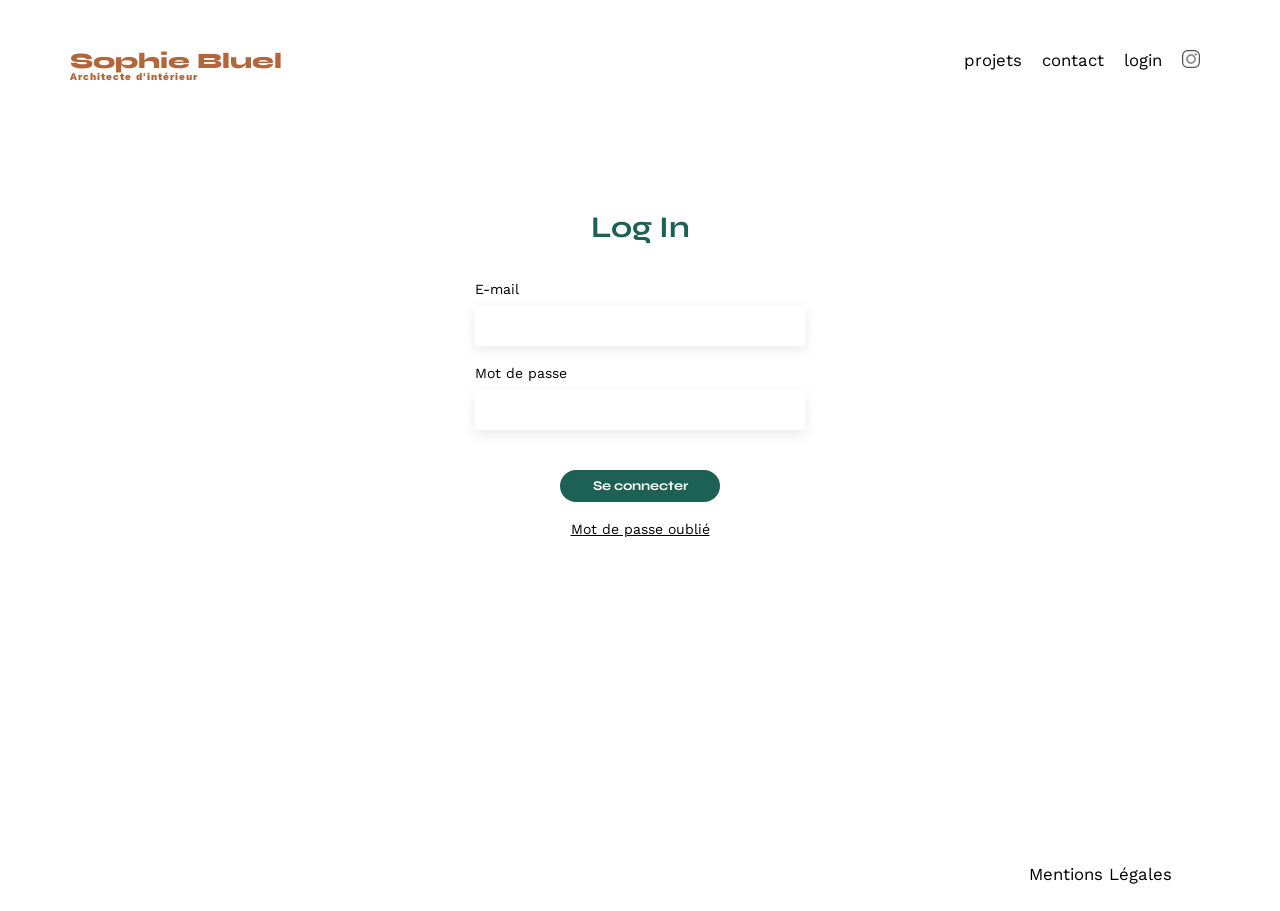
<file: FrontEnd/login.html>
<!DOCTYPE html>
<html lang="fr">

<head>
    <meta charset="UTF-8">
    <title>Sophie Bluel - Architecte d'intérieur</title>
    <meta name="viewport" content="width=device-width, initial-scale=1.0">
    <link rel="preconnect" href="https://fonts.googleapis.com">
    <link rel="preconnect" href="https://fonts.gstatic.com" crossorigin>
    <link href="https://fonts.googleapis.com/css2?family=Syne:wght@700;800&family=Work+Sans&display=swap"
        rel="stylesheet">
    <meta name="description" content="">
    <link rel="stylesheet" href="./assets/style.css">
    <script defer src="./js/login.js"></script>
</head>

<body>
    <header>
        <a href="index.html">
            <h1>Sophie Bluel <span>Architecte d'intérieur</span></h1>
        </a>
        <nav>
            <ul>
                <li>projets</li>
                <li>contact</li>
                <li id="login_Link"><a href="login.html">login</a></li>
                <li><img src="./assets/icons/instagram.png" alt="Instagram" id='instagram_icon'></li>
            </ul>
        </nav>
    </header>
    <main>
    
        <section id="login">
            <h1>Log In</h1>
            <form class="login-form">
                <label for="mail">E-mail</label>
                <input type="email" name="E-mail" id="mail" required>
                <label for="password">Mot de passe</label>
                <input type="password" name="Mot de passe" id="password" required>
                <div class="btn-submit">
                    <input type="submit" value="Se connecter" id="submit">
                </div>
            </form>
            <p id="error"  class="error-message">Erreur dans les identifiants</p>
            <a href="#">
                <p>Mot de passe oublié</p>
            </a>
        </section>
        <p id="loginStatus"></p>

    </main>
    <footer>
        <nav>
            <ul>
                <li>Mentions Légales</li>
            </ul>
        </nav>
    </footer>
</body>

</html>
</file>
<file: FrontEnd/assets/style.css>
/* Resetting default styles for various elements */
html,
body,
div,
span,
applet,
object,
iframe,
h1,
h2,
h3,
h4,
h5,
h6,
p,
blockquote,
pre,
a,
abbr,
acronym,
address,
big,
cite,
code,
del,
dfn,
em,
img,
ins,
kbd,
q,
s,
samp,
small,
strike,
strong,
sub,
sup,
tt,
var,
b,
u,
i,
center,
dl,
dt,
dd,
ol,
ul,
li,
fieldset,
form,
label,
legend,
table,
caption,
tbody,
tfoot,
thead,
tr,
th,
td,
article,
aside,
canvas,
details,
embed,
figure,
figcaption,
footer,
header,
hgroup,
menu,
nav,
output,
ruby,
section,
summary,
time,
mark,
audio,
video {
	margin: 0;
	padding: 0;
	border: 0;
	font-size: 100%;
	font: inherit;
	vertical-align: baseline;
}

/* HTML5 display-role reset for older browsers */
article,
aside,
details,
figcaption,
figure,
footer,
header,
hgroup,
menu,
nav,
section {
	display: block;
}

body {
	line-height: 1;
}

ol,
ul {
	list-style: none;
}

blockquote,
q {
	quotes: none;
}

blockquote:before,
blockquote:after,
q:before,
q:after {
	content: '';
	content: none;
}

table {
	border-collapse: collapse;
	border-spacing: 0;
}

/* ===================== ===================== */

/* ===================== ===================== */
body {
	max-width: 1140px;
	margin: auto;
	font-family: 'Work Sans';
	font-size: 14px;
}

header {
	display: flex;
	justify-content: space-between;
	margin: 50px 0;
}

section {
	margin: 50px 0;
}

h1 {
	display: flex;
	flex-direction: column;
	font-family: 'Syne';
	font-size: 22px;
	font-weight: 800;
	color: #B1663C;
}

h1>span {
	font-family: 'Work Sans';
	font-size: 10px;
	letter-spacing: 0.1em;
}

h2 {
	font-family: 'Syne';
	font-weight: 700;
	font-size: 30px;
	color: #1D6154;
}

nav ul {
	display: flex;
	align-items: center;
	list-style-type: none;
}

nav li {
	padding: 0 10px;
	font-size: 1.2em;
}

li:hover {
	color: #B1663C;
}

#introduction {
	display: flex;
	align-items: center;
}

#introduction figure {
	flex: 1;
}

#introduction img {
	display: block;
	margin: auto;
	width: 80%;
}

#introduction article {
	flex: 1;
}

#introduction h2 {
	margin-bottom: 1em;
}

#introduction p {
	margin-bottom: 0.5em;
}

#portfolio h2 {
	text-align: center;
	margin-bottom: 1em;
}

.the_gallery {
	width: 100%;
	display: grid;
	grid-template-columns: 1fr 1fr 1fr;
	grid-column-gap: 20px;
	grid-row-gap: 20px;
}

#instagram_icon {
	height: 18px;
}

.the_gallery img {
	width: 100%;
}

#contact {
	width: 50%;
	margin: auto;
}

#contact>* {
	text-align: center;
}

#contact h2 {
	margin-bottom: 20px;
}

#contact form {
	text-align: left;
	margin-top: 30px;
	display: flex;
	flex-direction: column;
}

#contact input {
	height: 50px;
	font-size: 1.2em;
	border: none;
	box-shadow: 0px 4px 14px rgba(0, 0, 0, 0.09);
}

#contact label {
	margin: 2em 0 1em 0;
}

#contact textarea {
	border: none;
	box-shadow: 0px 4px 14px rgba(0, 0, 0, 0.09);
}

input[type="submit"] {
	font-family: 'Syne';
	font-weight: 700;
	color: white;
	background-color: #1D6154;
	margin: 2em auto;
	width: 180px;
	text-align: center;
	border-radius: 60px;
}

footer nav ul {
	display: flex;
	justify-content: flex-end;
	margin: 2em;
}


/* ===================== ===================== */
/* General Styles: */
/* ===================== ===================== */
body {
	max-width: 1140px;
	margin: auto;
	font-family: 'Work Sans';
	font-size: 14px;
}

header {
	display: flex;
	justify-content: space-between;
	margin: 50px 0;
}

section {
	margin: 50px 0;
}

h1 {
	display: flex;
	flex-direction: column;
	font-family: 'Syne';
	font-size: 22px;
	font-weight: 800;
	color: #B1663C;
}

h1>span {
	font-family: 'Work Sans';
	font-size: 10px;
	letter-spacing: 0.1em;
}

h2 {
	font-family: 'Syne';
	font-weight: 700;
	font-size: 30px;
	color: #1D6154;
}

nav ul {
	display: flex;
	align-items: center;
	list-style-type: none;
}

nav li {
	padding: 0 10px;
	font-size: 1.2em;
}

li:hover {
	color: #B1663C;
}

#introduction {
	display: flex;
	align-items: center;
}

#introduction figure {
	flex: 1;
}

#introduction img {
	display: block;
	margin: auto;
	width: 80%;
}

#introduction article {
	flex: 1;
}

#introduction h2 {
	margin-bottom: 1em;
}

#introduction p {
	margin-bottom: 0.5em;
}

#portfolio h2 {
	text-align: center;
	margin-bottom: 1em;
}

.the_gallery {
	width: 100%;
	display: grid;
	grid-template-columns: 1fr 1fr 1fr;
	grid-column-gap: 20px;
	grid-row-gap: 20px;
}

#instagram_icon {
	height: 18px;
}

.the_gallery img {
	width: 100%;
}

#contact {
	width: 50%;
	margin: auto;
}

#contact>* {
	text-align: center;
}

#contact h2 {
	margin-bottom: 20px;
}

#contact form {
	text-align: left;
	margin-top: 30px;
	display: flex;
	flex-direction: column;
}

#contact input {
	height: 50px;
	font-size: 1.2em;
	border: none;
	box-shadow: 0px 4px 14px rgba(0, 0, 0, 0.09);
}

#contact label {
	margin: 2em 0 1em 0;
}

#contact textarea {
	border: none;
	box-shadow: 0px 4px 14px rgba(0, 0, 0, 0.09);
}

input[type="submit"] {
	font-family: 'Syne';
	font-weight: 700;
	color: white;
	background-color: #1D6154;
	margin: 2em auto;
	width: 180px;
	text-align: center;
	border-radius: 60px;
}

footer nav ul {
	display: flex;
	justify-content: flex-end;
	margin: 2em;
}


/* ===================== ===================== */
/* Login Page Styles: */
/* ===================== ===================== */

#login {
	display: flex;
	flex-direction: column;
	align-items: center;
	margin: 90px 0 330px 0;
}

#login h1 {
	font-size: 30px;
	font-weight: 700;
	color: #1D6154;
	margin: 40px 0;
}

#login form {
	display: flex;
	flex-direction: column;
}

#login form input:not([type="submit"]) {
	margin: 10px 0 20px 0;
	padding: 0;
	height: 40px;
	width: 300px;
	border: none;
	background: #FFFFFF;
	box-shadow: 0px 4px 14px rgba(0, 0, 0, 0.09);
	padding: 0 15px;
}

.btn-submit {
	display: flex;
	justify-content: center;
	margin-top: 10px;
}

#login input[type="submit"] {
	height: 32px;
	border: none;
	margin: 10px 0 20px 0;
	border-radius: 60px;
	width: 160px;
}

#login input[type="submit"]:hover {
	cursor: pointer;
}

#login a {
	text-decoration: underline;
	color: black;
}

#login a:hover {
	color: #B1663C;
}

a {
	text-decoration: none;
	color: #000000;
}

#error {
	color: #9A0026;
	margin-top: 10px;
}

#login_Link {
	cursor: pointer;
}

.error-message {
	color: #9A0026;
	margin-top: -10px;
	display: none;
}

/* ===================== ===================== */
/* Filter Buttons: */
/* ===================== ===================== */

.categories {
	display: flex;
	justify-content: center;
	align-items: center;
	gap: 10px;
	margin-bottom: 51px;
	margin-top: 51px;
}

.btn-category {
	text-align: center;
	margin: 0;
	padding: 9px 29px;
	border: 1px solid #1D6154;
	border-radius: 60px;
	font-family: 'Syne';
	font-style: normal;
	font-weight: 700;
	font-size: 16px;
	line-height: 19px;
	text-align: center;
	color: #1D6154;
	cursor: pointer;
}

.btn-category.active {
	background: #1D6154;
	color: #FFFFFF;
}

/* ===================== ===================== */
/* Editor Banner: */
/* ===================== ===================== */

.editor_banner {
	position: fixed;
	background-color: #000000;
	width: 100%;
	height: 60px;
	z-index: 3;
	display: flex;
	flex-direction: row;
	justify-content: center;
	align-items: center;
	gap: 25px;
}

.editor_banner div {
	display: flex;
	align-items: center;
	gap: 8px;
}

.editor_banner img {
	height: 15px;
}

.editor_banner p {
	font-size: 15px;
	font-weight: 400;
	color: #FFFFFF;
	font-family: 'Work Sans';
}

.editor_banner button {
	font-size: 14px;
	font-weight: 600;
	font-family: 'Work Sans';
	border-radius: 60px;
	padding: 0 20px;
	height: 65%;
	cursor: pointer;
}

/* ===================== ===================== */
/* Title and Gallery: */
/* ===================== ===================== */

.title_the_gallery {
	display: flex;
	justify-content: center;
	margin-top: 100px;
}

.title_the_gallery h2 {
	position: relative;
}



/* ===================== ===================== */
/* Editor Buttons: */
/* ===================== ===================== */

.editor_btn p {
	font-size: 14px;
	font-weight: 400;
	color: #000000;
}

.editor_btn img {
	height: 14px;
}

.editor_btn-works {
	display: flex;
	flex-direction: row;
	align-items: center;
	gap: 5px;
	cursor: pointer;
	width: fit-content;
	position: absolute;
	margin-left: 340px;
	margin-top: 9px;
}

.editor_btn-title {
	display: flex;
	flex-direction: row;
	align-items: center;
	gap: 5px;
	cursor: pointer;
	width: fit-content;
	position: absolute;
	margin-top: -35px;
	margin-left: 2px;
}

.editor_btn-picture {
	display: flex;
	flex-direction: row;
	align-items: center;
	gap: 5px;
	cursor: pointer;
	width: fit-content;
	position: absolute;
	margin-top: 15px;
	margin-left: 57px;
}


/* ===================== ===================== */
/* Modal Styles: */
/* ===================== ===================== */

.modal_all_overlay {
	position: fixed;
	top: 0;
	left: 0;
	width: 100%;
	height: 100%;
	background: rgba(0, 0, 0, 0.3);
	display: flex;
	justify-content: center;
	display: none;
}

.modal_wrapper {
	background-color: #FFFFFF;
	width: 560px;
	height: 615px;
	border-radius: 10px;
	padding-top: 25px;
	padding-bottom: 20px;
	box-sizing: border-box;
	position: absolute;
	z-index: 2;
}

.modal {
	width: 100%;
	height: 100%;
	display: flex;
	justify-content: center;
	display: none;
}

.modal_nav {
	display: flex;
	justify-content: end;
	padding: 0 30px;
}

.arrow_back_icon {
	height: 13px;
	cursor: pointer;
	display: none;
}

.close_icon {
	height: 13px;
	cursor: pointer;
}

.the_gallery_wrapper {
	padding: 0 95px;
	display: flex;
	flex-direction: column;
	align-items: center;
}

.modal h2 {
	color: #000000;
	font-family: 'Work Sans';
	font-size: 25px;
	font-weight: 400;
	margin: 5px 50px 40px;
}

.modal_the_gallery {
	display: flex;
	flex-direction: row;
	align-content: flex-start;
	flex-wrap: wrap;
	width: 100%;
	height: 330px;
	margin-bottom: 30px;
	overflow: auto;
	gap: 7px;
}

.modal_the_gallery::-webkit-scrollbar {
	display: none;
}

.modal-figure {
	width: 68px;
	height: 90px;
	position: relative;
}

.modal-figure-elements {
	position: relative;
}

.modal-drag {
	width: 15px;
	height: 15px;
	position: absolute;
	cursor: pointer;
	margin-left: -37px;
	margin-top: 5px;
	border-radius: 2px;
}

.modal-delete {
	width: 15px;
	height: 15px;
	position: absolute;
	margin-left: -19px;
	margin-top: 5px;
	cursor: pointer;
	border-radius: 2px;
}

.the_gallery_wrapper p {
	font-size: 11px;
	font-weight: 400;
	margin-top: 2px;
	cursor: pointer;
	width: fit-content;
}

.the_gallery_wrapper hr {
	width: 100%;
	border: 1px solid #B3B3B3;
	margin-bottom: 35px;
}

.the_gallery_wrapper button {
	margin-bottom: 22px;
	width: 55%;
	font-size: 14px;
	font-weight: 700;
	font-family: 'Syne';
	color: #FFFFFF;
	background-color: #1D6154;
	border-radius: 60px;
	border: #1D6154;
	padding: 8px;
	cursor: pointer;
}

.modal a {
	font-size: 14px;
	font-weight: 400;
	font-style: normal;
	color: #D65353;
	cursor: pointer;
	height: -webkit-fill-available;
}

.add_work_to_modal {
	display: none;
	flex-direction: column;
	align-items: center;
	padding: 0 95px;
}

#add_work_form {
	display: flex;
	flex-direction: column;
	width: 100%;
}

.add_work_to_modal .add_photos {
	height: 170px;
	background-color: #E8F1F6;
	display: flex;
	flex-direction: column;
	align-items: center;
	justify-content: center;
	margin-bottom: 25px;
}

.img_icon {
	margin-bottom: 25px;
	width: 60px;
	margin-top: 10px;
}

.add_work_to_modal label[for="file"] {
	width: 140px;
	margin-bottom: 5px;
	font-size: 13px;
	font-weight: 600;
	font-family: 'Work Sans';
	background-color: #CBD6DC;
	border: none;
	border-radius: 50px;
	color: #306685;
	padding: 10px;
	width: 135px;
	cursor: pointer;
	text-align: center;
}

.add_work_to_modal .add_photos p {
	font-size: 10px;
	font-weight: 400;
	font-family: 'Work Sans';
}

.delete-picture-btn {
	width: 15px;
	height: 15px;
	position: absolute;
	margin-left: 320px;
	margin-bottom: 130px;
	cursor: pointer;
	border-radius: 2px;
}

.add_work_to_modal label {
	font-size: 13px;
	font-weight: 600;
	color: #3D3D3D;
	font-family: 'Work Sans';
	margin-bottom: 10px;
}

.add_work_to_modal input,
.add_work_to_modal select {
	padding: 0 17px;
	font-size: 13px;
	color: #444444;
	height: 50px;
	background-color: #FFFFFF;
	border: none;
	box-shadow: 0px 4px 14px rgba(0, 0, 0, 0.09);
	margin-bottom: 20px;
	color: #000000;
}

.add_work_to_modal select {
	appearance: none;
}

.arrow-down {
	position: absolute;
	height: 6px;
	width: 12px;
	margin-top: 334px;
	margin-left: 333px;
	pointer-events: none;
}

.add_work_to_modal option {
	font-size: 14px;
	font-weight: 400;
	font-family: 'Work Sans';
}

.add_work_to_modal hr {
	width: 100%;
	border: 1px solid #B3B3B3;
	margin-top: 20px;
	margin-bottom: 25px;
}

#submitting_work {
	margin: 0;
	width: 55%;
	font-size: 14px;
	font-weight: 700;
	font-family: 'Syne';
	color: #FFFFFF;
	background-color: #A7A7A7;
	border-radius: 60px;
	border: #1D6154;
	padding: 8px;
	cursor: pointer;
	height: 30px;
	align-self: center;
}
</file>
